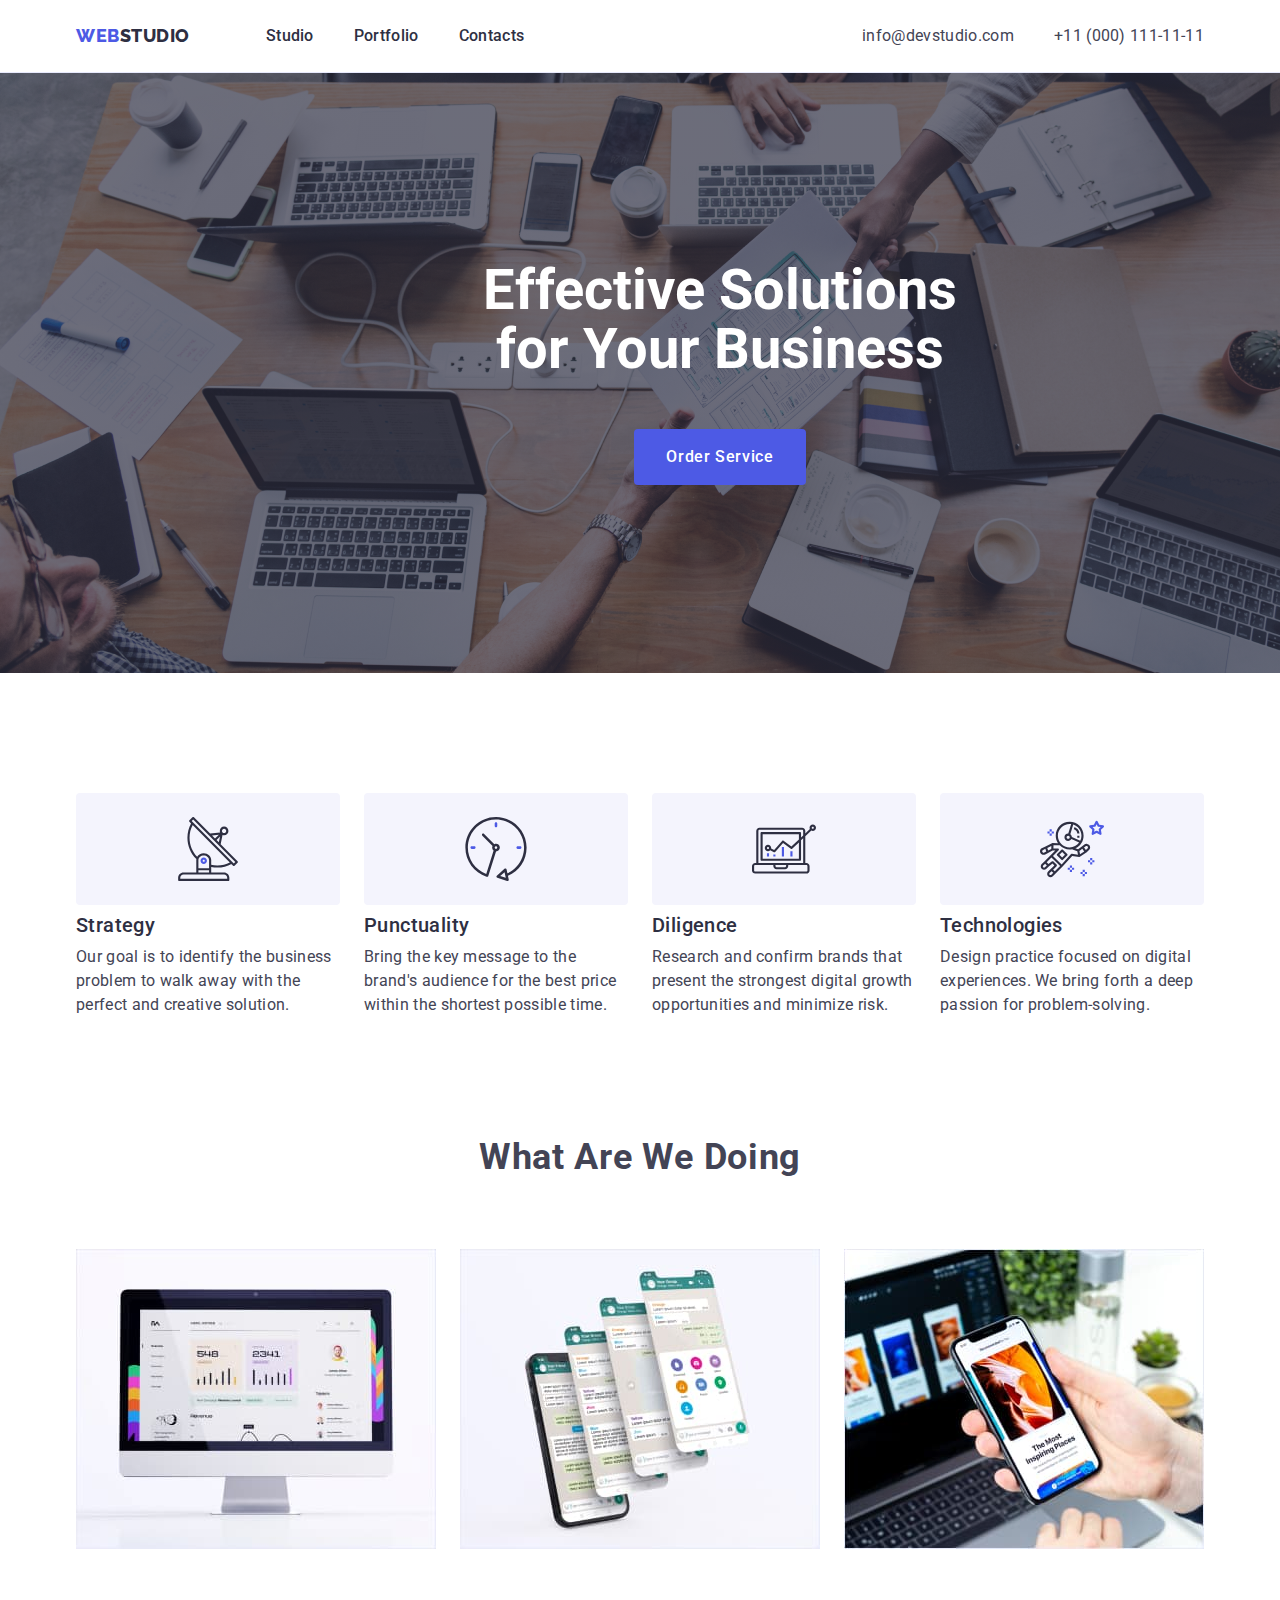
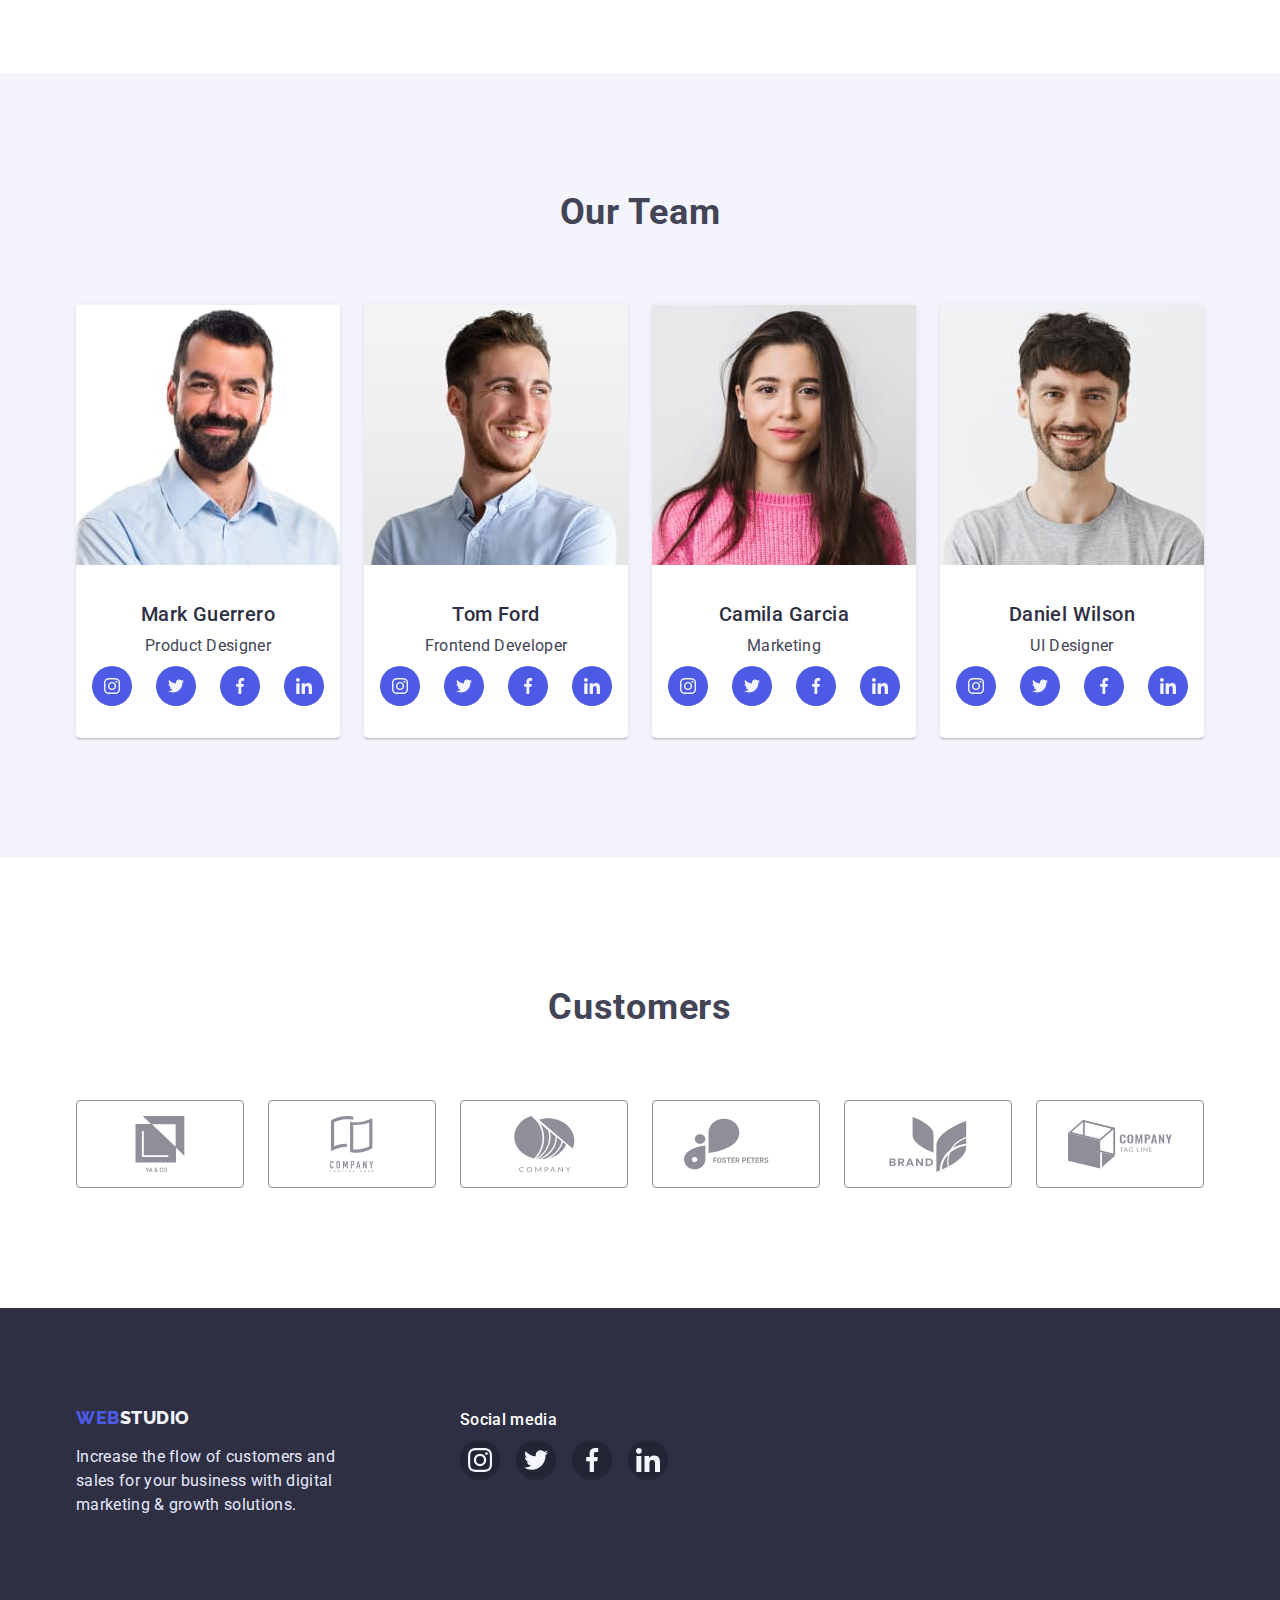
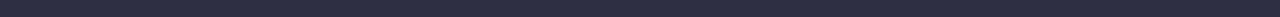
<file: index.html>
<!DOCTYPE html>
<html lang="en">
<head>
    <meta charset="UTF-8">
    <meta http-equiv="X-UA-Compatible" content="IE=edge">
    <meta name="viewport" content="width=device-width, initial-scale=1.0">
    <title>WebStudio</title>
    <link rel="preconnect" href="https://fonts.googleapis.com">
    <link rel="preconnect" href="https://fonts.gstatic.com" crossorigin>
    <link href="https://fonts.googleapis.com/css2?family=Raleway:wght@800&family=Roboto:wght@400;500;700;900&display=swap" rel="stylesheet">
    <link rel="stylesheet" href="./css/normalize.css">
    <link rel="stylesheet" href="./css/styles.css">
</head>
<body>
    <header class="header">
        <div class="container header-flex">
            <nav class="nav">
                <a class="link-logo link" href="./index.html"><span class="logo-span link">Web</span>Studio</a>
                <ul class="nav-list list">
                    <li class="nav-li"><a class="nav-link link" href="./index.html">Studio</a></li>
                    <li class="nav-li"><a class="nav-link link" href="./portfolio.html">Portfolio</a></li>
                    <li class="nav-li"><a class="nav-link link" href="">Contacts</a></li>
                </ul>
            </nav>
            <address class="adress">
                <ul class="adress-list list">
                    <li class="adress-li"><a class="adress-link link" href="mailto:info@devstudio.com">info@devstudio.com</a></li>
                    <li class="adress-li"><a class="adress-link link" href="tel:+110001111111">+11 (000) 111-11-11</a></li>
                </ul>
            </address>
        </div>
    </header>
    <main>
        <section class="hero">
            <div class="container hero-flex">
                <h1 class="hero-text">Effective Solutions for Your Business</h1>
                <button class="hero-button" type="button">Order Service</button>
            </div>
        </section>
        <section class="section">
            <div class="container solution">
                <h2 class="visually-hidden">Solutions</h2>
                <ul class="section-list list">
                    <li class="solution-li">
                        <div class="sol-svg">
                            <svg class="sol-icon" width="64" height="64">
                                <use href="./images/icons.svg#icon-antenna"></use>
                            </svg>
                        </div >
                        <h3 class="list-head">Strategy</h3>
                        <p class="list-text">Our goal is to identify the business problem to walk away with the perfect and creative solution. </p>
                    </li>
                    <li class="solution-li">
                       <div class="sol-svg">
                            <svg class="sol-icon" width="64" height="64">
                                <use href="./images/icons.svg#icon-clock"></use>
                            </svg>
                       </div >
                        <h3 class="list-head">Punctuality</h3>
                        <p class="list-text">Bring the key message to the brand's audience for the best price within the shortest possible time.</p>
                    </li>
                    <li class="solution-li">
                        <div class="sol-svg">
                            <svg class="sol-icon" width="64" height="64">
                                <use href="./images/icons.svg#icon-diagram"></use>
                            </svg>
                        </div >
                        <h3 class="list-head">Diligence</h3>
                        <p class="list-text">Research and confirm brands that present the strongest digital growth opportunities and minimize risk.</p>
                    </li>
                    <li class="solution-li">
                        <div class="sol-svg">
                            <svg class="sol-icon" width="64" height="64">
                                <use href="./images/icons.svg#icon-astronaut"></use>
                            </svg>
                        </div >
                        <h3 class="list-head">Technologies</h3>
                        <p class="list-text">Design practice focused on digital experiences. We bring forth a deep passion for problem-solving.</p>
                    </li>
                    </ul>
            </div>
        </section>
        <section class="section">
            <div class="container">
                <h2 class="section-img">What are we doing</h2>
                <ul class="list-img list">
                    <li class="img-li">
                        <img class="img" src="./images/img1.jpg" alt="Monitor" width="360">
                    </li>
                    <li class="img-li">
                        <img class="img" src="./images/img2.jpg" alt="Screens" width="360">
                    </li>
                    <li class="img-li">
                        <img class="img" src="./images/img3.jpg" alt="PC and Phone" width="360">
                    </li>
                </ul>
            </div>
        </section>
        <section class="sec-people">
            <div class="container">
                <h2 class="sec-head">Our Team</h2>
                <ul class="people-list list">
                    <li class="img-fon">
                        <img class="sec-img" src="./images/img-1.jpg" alt="Mark" width="264">
                        <div class="fon-text">
                            <h3 class="people-name">Mark Guerrero</h3>
                            <p class="sec-text">Product Designer</p>
                            <ul class="people-soc-list list">
                                <li class="people-soc-item">
                                    <a href="" class="people-soc-link link">
                                        <svg class="people-soc-icon" width="16" height="16">
                                            <use href="./images/icons.svg#icon-instagram"></use>
                                        </svg>
                                    </a>
                                </li>
                                <li class="people-soc-item">
                                    <a href="" class="people-soc-link link">
                                        <svg class="people-soc-icon" width="16" height="16">
                                            <use href="./images/icons.svg#icon-twitter"></use>
                                        </svg>
                                    </a>
                                </li>
                                <li class="people-soc-item">
                                    <a href="" class="people-soc-link link">
                                        <svg class="people-soc-icon" width="16" height="16">
                                            <use href="./images/icons.svg#icon-facebook"></use>
                                        </svg>
                                    </a>
                                </li>
                                <li class="people-soc-item">
                                    <a href="" class="people-soc-link link">
                                        <svg class="people-soc-icon" width="16" height="16">
                                            <use href="./images/icons.svg#icon-linkedin"></use>
                                        </svg>
                                    </a>
                                </li>
                            </ul>
                        </div >
                    </li>
                    <li class="img-fon">
                        <img class="sec-img" src="./images/img-2.jpg" alt="Tom" width="264">
                        <div class="fon-text">
                            <h3 class="people-name">Tom Ford</h3>
                            <p class="sec-text">Frontend Developer</p>
                            <ul class="people-soc-list list">
                                <li class="people-soc-item">
                                    <a href="" class="people-soc-link link">
                                        <svg class="people-soc-icon" width="16" height="16">
                                            <use href="./images/icons.svg#icon-instagram"></use>
                                        </svg>
                                    </a>
                                </li>
                                <li class="people-soc-item">
                                    <a href="" class="people-soc-link link">
                                        <svg class="people-soc-icon" width="16" height="16">
                                            <use href="./images/icons.svg#icon-twitter"></use>
                                        </svg>
                                    </a>
                                </li>
                                <li class="people-soc-item">
                                    <a href="" class="people-soc-link link">
                                        <svg class="people-soc-icon" width="16" height="16">
                                            <use href="./images/icons.svg#icon-facebook"></use>
                                        </svg>
                                    </a>
                                </li>
                                <li class="people-soc-item">
                                    <a href="" class="people-soc-link link">
                                        <svg class="people-soc-icon" width="16" height="16">
                                            <use href="./images/icons.svg#icon-linkedin"></use>
                                        </svg>
                                    </a>
                                </li>
                            </ul>
                        </div >
                    </li>
                    <li class="img-fon">
                        <img class="sec-img" src="./images/img-3.jpg" alt="Camila" width="264">
                        <div class="fon-text">
                            <h3 class="people-name">Camila Garcia</h3>
                            <p class="sec-text">Marketing</p>
                            <ul class="people-soc-list list">
                                <li class="people-soc-item">
                                    <a href="" class="people-soc-link link">
                                        <svg class="people-soc-icon" width="16" height="16">
                                            <use href="./images/icons.svg#icon-instagram"></use>
                                        </svg>
                                    </a>
                                </li>
                                <li class="people-soc-item">
                                    <a href="" class="people-soc-link link">
                                        <svg class="people-soc-icon" width="16" height="16">
                                            <use href="./images/icons.svg#icon-twitter"></use>
                                        </svg>
                                    </a>
                                </li>
                                <li class="people-soc-item">
                                    <a href="" class="people-soc-link link">
                                        <svg class="people-soc-icon" width="16" height="16">
                                            <use href="./images/icons.svg#icon-facebook"></use>
                                        </svg>
                                    </a>
                                </li>
                                <li class="people-soc-item">
                                    <a href="" class="people-soc-link link">
                                        <svg class="people-soc-icon" width="16" height="16">
                                            <use href="./images/icons.svg#icon-linkedin"></use>
                                        </svg>
                                    </a>
                                </li>
                            </ul>
                        </div >
                    </li>
                    <li class="img-fon">
                        <img class="sec-img" src="./images/img-4.jpg" alt="Daniel" width="264">
                        <div class="fon-text">
                            <h3 class="people-name">Daniel Wilson</h3>
                            <p class="sec-text">UI Designer</p>
                            <ul class="people-soc-list list">
                                <li class="people-soc-item">
                                    <a href="" class="people-soc-link link">
                                        <svg class="people-soc-icon" width="16" height="16">
                                            <use href="./images/icons.svg#icon-instagram"></use>
                                        </svg>
                                    </a>
                                </li>
                                <li class="people-soc-item">
                                    <a href="" class="people-soc-link link">
                                        <svg class="people-soc-icon" width="16" height="16">
                                            <use href="./images/icons.svg#icon-twitter"></use>
                                        </svg>
                                    </a>
                                </li>
                                <li class="people-soc-item">
                                    <a href="" class="people-soc-link link">
                                        <svg class="people-soc-icon" width="16" height="16">
                                            <use href="./images/icons.svg#icon-facebook"></use>
                                        </svg>
                                    </a>
                                </li>
                                <li class="people-soc-item">
                                    <a href="" class="people-soc-link link">
                                        <svg class="people-soc-icon" width="16" height="16">
                                            <use href="./images/icons.svg#icon-linkedin"></use>
                                        </svg>
                                    </a>
                                </li>
                            </ul>
                        </div >
                    </li>
                </ul>
            </div>
        </section>
        <section class="customers">
            <div class="container">
                <h2 class="cust-head">Customers</h2>
                <ul class="cust-list list">
                    <li class="cust-item">
                        <a href="" class="cust-link link">
                            <svg class="cust-icon" width="104" height="56">
                                <use href="./images/icons.svg#icon-cust1"></use>
                            </svg>
                        </a>
                    </li>
                    <li class="cust-item">
                        <a href="" class="cust-link link">
                            <svg class="cust-icon" width="104" height="56">
                                <use href="./images/icons.svg#icon-cust2"></use>
                            </svg>
                        </a>
                    </li>
                    <li class="cust-item">
                        <a href="" class="cust-link link">
                            <svg class="cust-icon" width="104" height="56">
                                <use href="./images/icons.svg#icon-cust3"></use>
                            </svg>
                        </a>
                    </li>
                    <li class="cust-item">
                        <a href="" class="cust-link link">
                            <svg class="cust-icon" width="104" height="56">
                                <use href="./images/icons.svg#icon-cust4"></use>
                            </svg>
                        </a>
                    </li>
                    <li class="cust-item">
                        <a href="" class="cust-link link">
                            <svg class="cust-icon" width="104" height="56">
                                <use href="./images/icons.svg#icon-cust5"></use>
                            </svg>
                        </a>
                    </li>
                    <li class="cust-item">
                        <a href="" class="cust-link link">
                            <svg class="cust-icon" width="104" height="56">
                                <use href="./images/icons.svg#icon-cust6"></use>
                            </svg>
                        </a>
                    </li>
                </ul>
            </div>
        </section>
    </main>
    <footer class="footer">
        <div class="container foot">
            <div class="foot-first">
                <a class="footer-logo link" href="./index.html"><span class="footer-span link">Web</span>Studio</a>
                <p class="footer-text">Increase the flow of customers and sales for your business with digital marketing & growth solutions.</p>
            </div>
            <div>
                <p class="foot-soc">Social media</p>
                <ul class="footer-list list">
                    <li class="footer-item">
                        <a href="" class="footer-linl link">
                            <svg class="footer-icon" width="24" height="24">
                                <use href="./images/icons.svg#icon-instagram"></use>
                            </svg>
                        </a>
                    </li>
                    <li class="footer-item">
                        <a href="" class="footer-linl link">
                            <svg class="footer-icon" width="24" height="24">
                                <use href="./images/icons.svg#icon-twitter"></use>
                            </svg>
                        </a>
                    </li>
                    <li class="footer-item">
                        <a href="" class="footer-linl link">
                            <svg class="footer-icon" width="24" height="24">
                                <use href="./images/icons.svg#icon-facebook"></use>
                            </svg>
                        </a>
                    </li>
                    <li class="footer-item">
                        <a href="" class="footer-linl link">
                            <svg class="footer-icon" width="24" height="24">
                                <use href="./images/icons.svg#icon-linkedin"></use>
                            </svg>
                        </a>
                    </li>
                </ul>
            </div>
        </div>
    </footer>
</body>
</html>
</file>
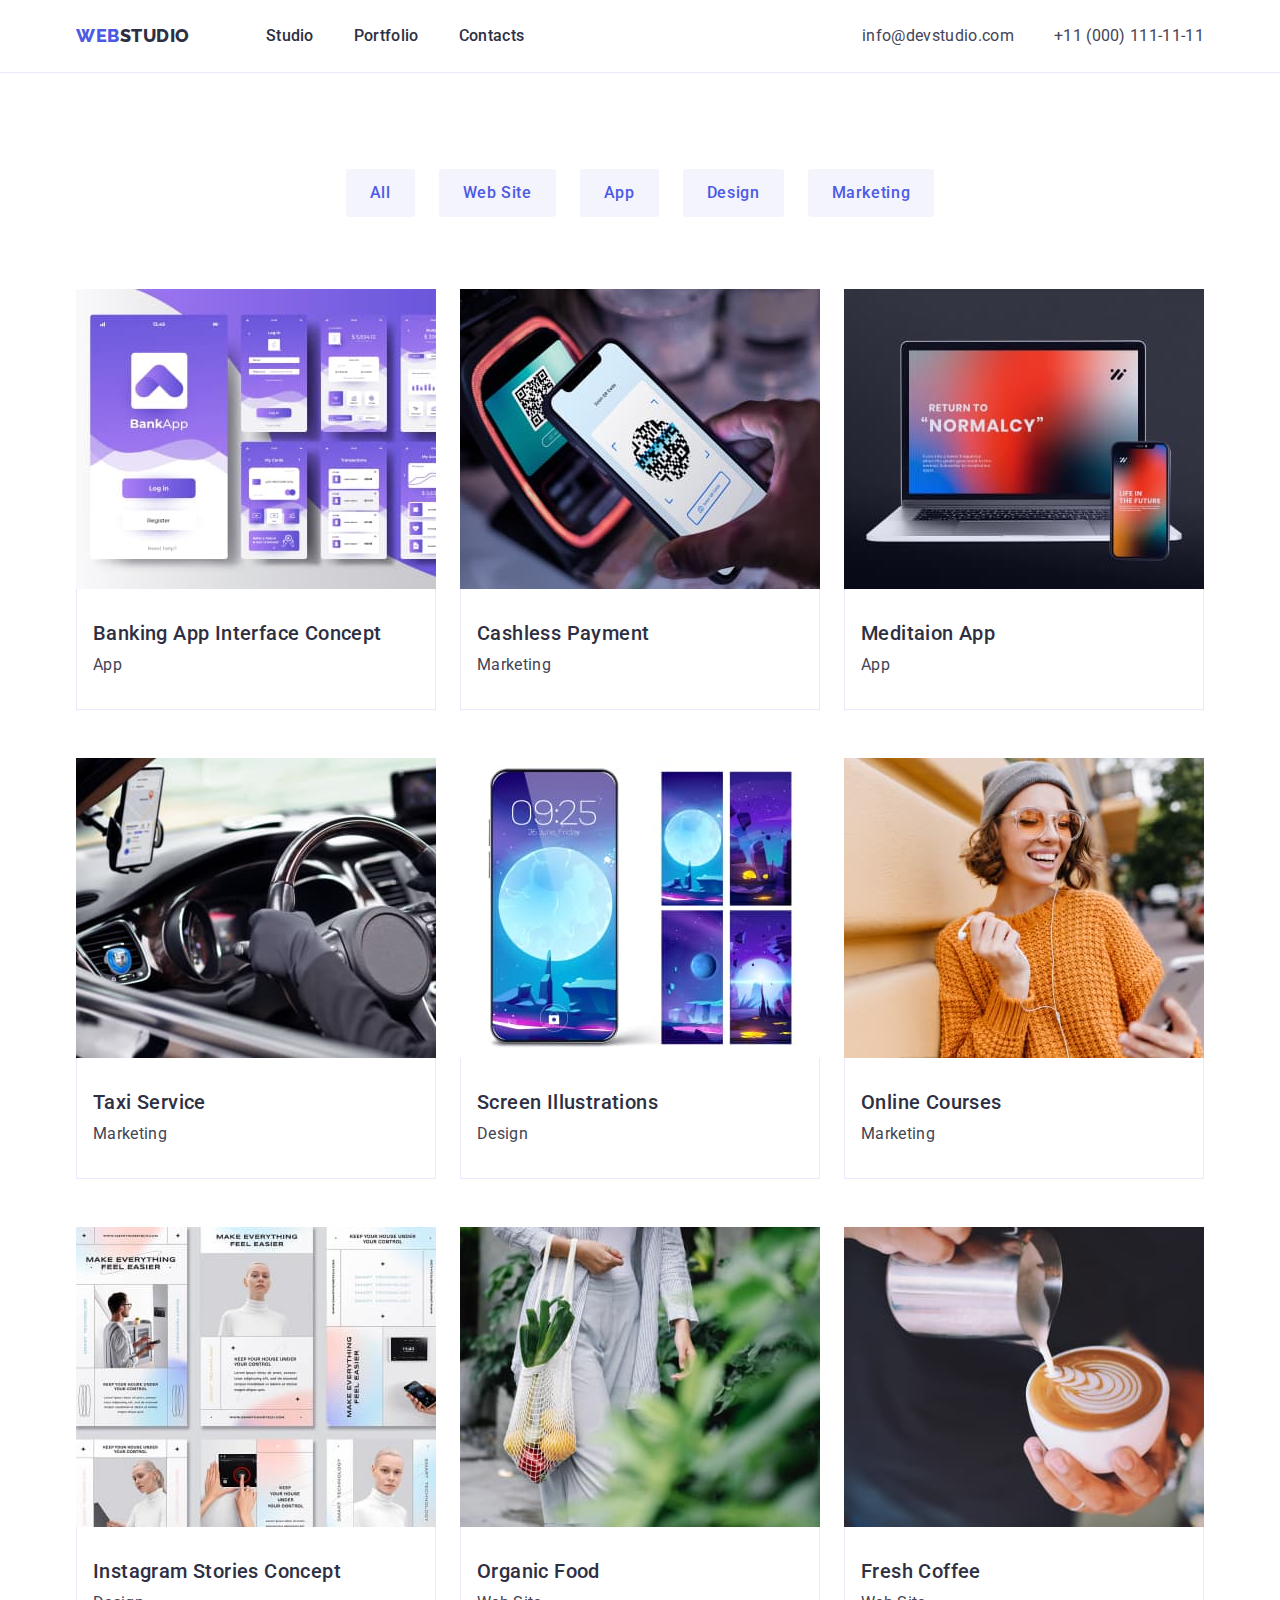
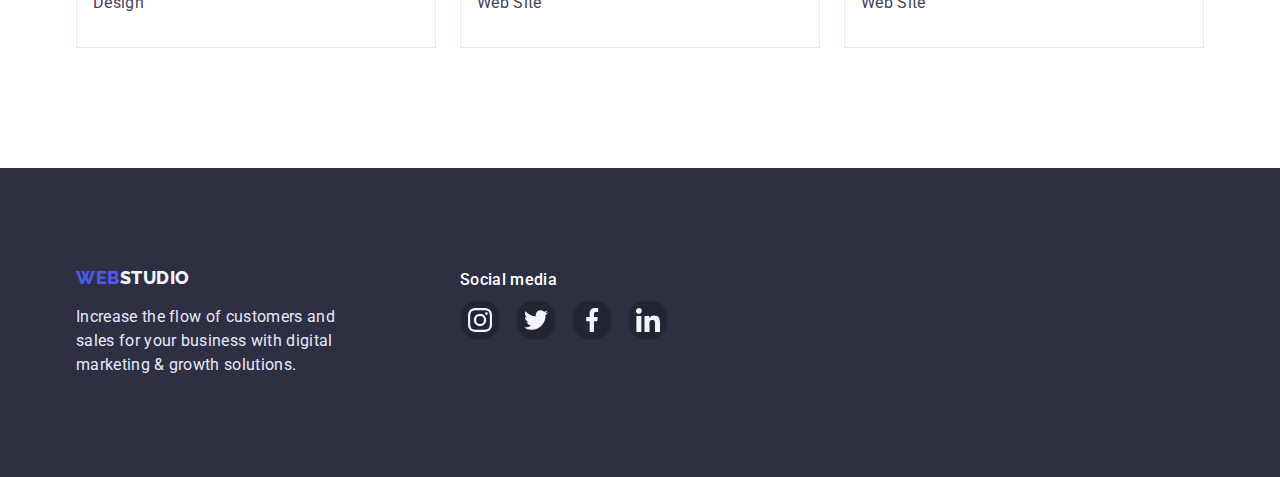
<file: portfolio.html>
<!DOCTYPE html>
<html lang="en">
<head>
    <meta charset="UTF-8">
    <meta http-equiv="X-UA-Compatible" content="IE=edge">
    <meta name="viewport" content="width=device-width, initial-scale=1.0">
    <title>Portfolio</title>
    <link rel="preconnect" href="https://fonts.googleapis.com">
    <link rel="preconnect" href="https://fonts.gstatic.com" crossorigin>
    <link href="https://fonts.googleapis.com/css2?family=Raleway:wght@800&family=Roboto:wght@400;500;700;900&display=swap" rel="stylesheet">
    <link rel="stylesheet" href="./css/normalize.css">
    <link rel="stylesheet" href="./css/styles.css">
</head>
<body>
    <header class="header">
        <div class="container header-flex">
            <nav class="nav">
                <a class="link-logo link" href="./index.html"><span class="logo-span link">Web</span>Studio</a>
                <ul class="nav-list list">
                    <li class="nav-li"><a class="nav-link link" href="./index.html">Studio</a></li>
                    <li class="nav-li"><a class="nav-link link" href="./portfolio.html">Portfolio</a></li>
                    <li class="nav-li"><a class="nav-link link" href="">Contacts</a></li>
                </ul>
            </nav>
            <address class="adress">
                <ul class="adress-list list">
                    <li class="adress-li"><a class="adress-link link" href="mailto:info@devstudio.com">info@devstudio.com</a></li>
                    <li class="adress-li"><a class="adress-link link" href="tel:+110001111111">+11 (000) 111-11-11</a></li>
                </ul>
            </address>    
        </div>
    </header>
   <main>
    <section>
            <div class="container">
                <h1 class="filters visually-hidden">Filters</h1>
                <ul class="buttons list">
                    <li class="button-port"><button class="button" type="button">All</button></li>
                    <li class="button-port"><button class="button" type="button">Web Site</button></li>
                    <li class="button-port"><button class="button" type="button">App</button></li>
                    <li class="button-port"><button class="button" type="button">Design</button></li>
                    <li class="button-port"><button class="button" type="button">Marketing</button></li>
                </ul>
            <h2 class="visually-hidden">List</h2>
                <ul class="photo-list list">
                        <li class="photo">
                            <img class="image" src="./images/por1.jpg" alt="photo1" width="360">
                            <div class="info">
                                <h3 class="list-head">Banking App Interface Concept</h3>
                                <p class="list-text">App</p>
                            </div >
                        </li>
                        <li class="photo">
                            <img class="image" src="./images/por2.jpg" alt="photo2" width="360">
                            <div class="info">
                                <h3 class="list-head">Cashless Payment</h3>
                                <p class="list-text">Marketing</p>
                            </div >
                        </li>
                        <li class="photo">
                            <img class="image" src="./images/por3.jpg" alt="photo3" width="360">
                            <div class="info">
                                <h3 class="list-head">Meditaion App</h3>
                                <p class="list-text">App</p>
                            </div >
                        </li>
                        <li class="photo">
                            <img class="image" src="./images/por4.jpg" alt="photo4" width="360">
                            <div class="info">
                                <h3 class="list-head">Taxi Service</h3>
                                <p class="list-text">Marketing</p>
                            </div >
                        </li>
                        <li class="photo">
                            <img class="image" src="./images/por5.jpg" alt="photo5" width="360">
                            <div class="info">
                                <h3 class="list-head">Screen Illustrations</h3>
                                <p class="list-text">Design</p>
                            </div >
                        </li>
                        <li class="photo">
                            <img class="image" src="./images/por6.jpg" alt="photo6" width="360">
                            <div class="info">
                                <h3 class="list-head">Online Courses</h3>
                                <p class="list-text">Marketing</p>
                            </div >
                        </li>
                        <li class="photo">
                            <img class="image" src="./images/por7.jpg" alt="photo7" width="360">
                            <div class="info">
                                <h3 class="list-head">Instagram Stories Concept</h3>
                                <p class="list-text">Design</p>
                            </div >
                        </li>
                        <li class="photo">
                            <img class="image" src="./images/por8.jpg" alt="photo8" width="360">
                            <div class="info">
                                <h3 class="list-head">Organic Food</h3>
                                <p class="list-text">Web Site</p>
                            </div >
                        </li>
                        <li class="photo">
                            <img class="image" src="./images/por9.jpg" alt="photo9" width="360">
                            <div class="info">
                                <h3 class="list-head">Fresh Coffee</h3>
                                <p class="list-text">Web Site</p>
                            </div >
                        </li>
                </ul>
            </div >
    </section>
   </main>
   <footer class="footer">
    <div class="container foot">
        <div class="foot-first">
            <a class="footer-logo link" href="./index.html"><span class="footer-span link">Web</span>Studio</a>
            <p class="footer-text">Increase the flow of customers and sales for your business with digital marketing & growth solutions.</p>
        </div>
        <div>
            <p class="foot-soc">Social media</p>
            <ul class="footer-list list">
                <li class="footer-item">
                    <a href="" class="footer-linl link">
                        <svg class="footer-icon" width="24" height="24">
                            <use href="./images/icons.svg#icon-instagram"></use>
                        </svg>
                    </a>
                </li>
                <li class="footer-item">
                    <a href="" class="footer-linl link">
                        <svg class="footer-icon" width="24" height="24">
                            <use href="./images/icons.svg#icon-twitter"></use>
                        </svg>
                    </a>
                </li>
                <li class="footer-item">
                    <a href="" class="footer-linl link">
                        <svg class="footer-icon" width="24" height="24">
                            <use href="./images/icons.svg#icon-facebook"></use>
                        </svg>
                    </a>
                </li>
                <li class="footer-item">
                    <a href="" class="footer-linl link">
                        <svg class="footer-icon" width="24" height="24">
                            <use href="./images/icons.svg#icon-linkedin"></use>
                        </svg>
                    </a>
                </li>
            </ul>
        </div>
    </div>
</footer>
</body>
</html>
</file>
<file: css/styles.css>
/* WebStudio + Portfolio */

*,
*::before,
*::after {
  box-sizing: border-box;
}

:root{
    --l-gra: linear-gradient(rgba(46, 47, 66, 0.7), rgba(46, 47, 66, 0.7));
}

p,
h1,
h2,
h3,
h4,
h5,
h6{
    margin: 0;
}

ul{
    margin: 0;
    padding-left: 0;
}

body{
    font-family: 'Roboto', sans-serif;
   color: #434455;
   margin: 0;
}
.container{
    width: 1158px;
    padding-left: 15px;
    padding-right: 15px;
    margin: 0 auto;
}

.link{
    text-decoration: none;
}

.list{
    list-style: none;
}

.visually-hidden {
    position: absolute;
    width: 1px;
    height: 1px;
    margin: -1px;
    border: 0;
    padding: 0;
    white-space: nowrap;
    clip-path: inset(100%);
    clip: rect(0 0 0 0);
    overflow: hidden;
}

/* Navigation */

.header{
    padding-top: 24px;
    padding-bottom: 24px;
    border-bottom: 1px solid #E7E9FC;
}

.header-flex{
    display: flex;
}

.nav {
    display: flex;
}

.nav-list{
    display: flex;
}

.nav-link{
    font-weight: 500;
    font-size: 16px;
    line-height: 1.5;
    color: #2E2F42;
    letter-spacing: 0.02em;
}

.nav-li{
    margin-right: 40px;
}

.nav-li:last-child{
    margin: 0;
}

.nav-link:hover,
.nav-link:focus{
    color: #404bbf;
}

/* Logo */

.logo-span{
    font-family: 'raleway', sans-serif;
    color: #4D5AE5;
    font-weight: 800;
    font-size: 18px;
    line-height: 1.33;
    letter-spacing: 0.03em;
    text-transform: uppercase;

}

.link-logo{
    font-family: 'raleway', sans-serif;
    color: #2E2F42;
    font-weight: 800;
    font-size: 18px;
    line-height: 1.33;
    letter-spacing: 0.03em;
    text-transform: uppercase;
    margin-right: 76px;

}

/* Adress */
.adress{
    margin-left: auto;
}

.adress-list{
    display: inline-flex;
}

.adress-link{
    color: #434455;
    font-style: normal;
    font-weight: 400;
    font-size: 16px;
    line-height: 1.5;
    letter-spacing: 0.02em;

}

.adress-li{
    margin-right: 40px;
}
.adress-li:last-child{
    margin: 0;
}

.adress-link:hover,
.adress-link:focus{
    color: #404bbf;
}

/* Hero */

.hero{
    background-color: #2E2F42;
    background-image: var(--l-gra), url(../images/people-office\ 1.jpg);
    background-repeat: no-repeat;
    background-position: center;
    background-size: cover;
    padding-top: 188px;
    padding-bottom: 188px;
    display: flex;
    width: 1440px;
    margin-left: auto;
    margin-right: auto;
}

.hero-flex{
    display: flex;
    flex-direction: column;
    align-items: center;
}

.hero-text{
    color: #FFFFFF;
    font-weight: 700;
    font-size: 56px;
    line-height: 1.06;
    width: 496px;
    height: 120px;
    margin-bottom: 48px;
    text-align: center;
}

.hero-button{
    background-color: #4D5AE5;
    color: #FFFFFF;
    cursor: pointer;
    font-weight: 500;
    font-size: 16px;
    line-height: 1.5;
    letter-spacing: 0.04em;
    box-shadow: 0px 4px 4px (0, 0, 0, 0.15);
    border: none;
    border-radius: 4px;
    padding: 16px 32px;
    
}

.hero-button:hover,
.hero-button:focus{
    background: #404BBF;
}

/* 1 Section,
portfolio section */

.solution{
    margin-top: 120px;
    margin-bottom: 120px;
}

.sol-svg{
    width: 264px;
    height: 112px;
    background-color: #F4F4FD;
    border-radius: 4px;
    display: flex;
    align-items: center;
    justify-content: center;
    margin-bottom: 8px;
}

.section-list{
    display: flex;
}

.list-head{
    font-weight: 500;
    font-size: 20px;
    line-height: 1.2;
    color: #2E2F42;
    letter-spacing: 0.02em;
    margin-bottom: 8px;
}

.list-text{
    font-size: 16px;
    line-height: 1.5;
    color: #434455;
    letter-spacing: 0.02em;
}

.solution-li{
    width: 264px;
    margin-right: 24px;
}

.solution-li:last-child{
    margin: 0;
}

/* 2-nd Section */

.section-img{
    font-weight: 700;
    font-size: 36px;
    line-height: 40px;
    letter-spacing: 0.02em;
    text-transform: capitalize; 
    text-align: center;
}

.list-img{
    margin-top: 72px;
    margin-bottom: 120px;
    display: flex;
}

.img-li{
    margin-right: 24px;
}
.img-li:last-child{
    margin: 0;
}

/* 3-rd section */

.sec-people{
    background-color: #F4F4FD;
}

.people-list{
    display: flex;
    padding-bottom: 120px;

}

.img-fon{
    background-color: #FFFFFF;
    margin-right: 24px;
    box-shadow: 0px 1px 6px rgba(46, 47, 66, 0.08), 0px 1px 1px rgba(46, 47, 66, 0.16), 0px 2px 1px rgba(46, 47, 66, 0.08);
    border-radius: 0px 0px 4px 4px;
}

.img-fon:last-child{
    margin: 0;
}

.sec-head{
    font-weight: 700;
    font-size: 36px;
    line-height: 1.11;
    letter-spacing: 0.02em;
    text-transform: capitalize;
    text-align: center;
    padding-top: 120px;
    margin-bottom: 72px;
}

.fon-text{
    padding-top: 32px;
    padding-bottom: 32px;
}

.people-name{
    font-weight: 500;
    font-size: 20px;
    line-height: 1.2;
    letter-spacing: 0.02em;
    color: #2E2F42;
    text-align: center;
    margin-bottom: 8px;
}
.sec-text{
    font-size: 16px;
    line-height: 1.5;
    letter-spacing: 0.02em;
    color: #434455;
    text-align: center;
    margin-bottom: 8px;
}

.people-soc-list{
    display: flex;
    justify-content: center;
    gap: 24px;
}

.people-soc-item{
    width: 40px;
    height: 40px;
}

.people-soc-link{
    width: 100%;
    height: 100%;
    border-radius: 50%;
    display: flex;
    justify-content: center;
    align-items: center;
    fill: #f4f4fd;
    background-color: #4D5AE5;
}

.people-soc-link:is(:hover, :focus){
    background-color: #404BBF;
}

/* section 4 */

.cust-head{
    font-weight: 700;
    font-size: 36px;
    line-height: 1.11;
    letter-spacing: 0.02em;
    text-transform: capitalize;
    text-align: center;
    padding-top: 130px;
    margin-bottom: 72px;
}

.cust-list{
    display: flex;
    gap: 24px;
    padding-bottom: 120px;
}

.cust-item{
    width: 168px;
    height: 88px;
}

.cust-link{
    width: 100%;
    height: 100%;
    border: 1px solid #8E8F99;
    border-radius: 4px;
    display: flex;
    align-items: center;
    justify-content: center;
}

.cust-icon{
    fill: #8e8f99 ;
}

.cust-link:hover,
.cust-link:focus{
    border-color: #404BBF;
}

.cust-link:is(:hover, :focus) .cust-icon{
    fill: #404BBF;
}

/* Footer */

.footer{
    background-color: #2E2F42;
    padding-bottom: 100px;
    padding-top: 100px;
    display: flex;
}

.footer-logo{
    font-family: 'Raleway', sans-serif;
    font-weight: 800;
    font-size: 18px;
    line-height: 1.16;
    letter-spacing: 0.03em;
    text-transform: uppercase;
    color: #F4F4FD;
}

.footer-span{
    font-family: 'Raleway', sans-serif;
    font-weight: 800;
    font-size: 18px;
    line-height: 1.16;
    letter-spacing: 0.03em;
    text-transform: uppercase;
    color: #4D5AE5;
}

.footer-text{
    font-size: 16px;
    line-height: 1.5;
    letter-spacing: 0.02em;
    color: #E7E9FC;
    width: 264px;
    height: 72px;
    margin-top: 16px;
}

.foot-soc{
    font-weight: 500;
    font-size: 16px;
    line-height: 1.5;
    color: #FFFFFF;
    letter-spacing: 0.02em;
    margin-bottom: 8px;
}

.footer-list{
    display: flex;
    justify-content: left;
    gap: 16px;
}

.footer-item{
    width: 40px;
    height: 40px;
    background: rgba(0, 0, 0, 0.2);
    border-radius: 50%;
    display: flex;
    justify-content: center;
    align-items: center;
}
.footer-item:hover,
.footer-item:focus{
    background-color: #31D0AA;
}

.footer-link:hover,
.footer-link:focus{
    background-color: #31D0AA;
}

.footer-link{
    width: 100%;
    height: 100%;
}

.footer-icon{
    display: flex;
    justify-content: center;
    align-items: center;
    fill:#F4F4FD;
}

.foot{
    display: flex;
}
.foot-first{
    margin-right: 120px;
}

/* Portfolio */

.buttons{
    margin-top: 96px;
    margin-bottom: 72px;
    display: flex;
    justify-content: center;
}

.button{
    font-weight: 500;
    font-size: 16px;
    line-height: 1.5;
    letter-spacing: 0.04em;
    color: #4D5AE5;
    background: #F4F4FD;
    cursor: pointer;
    padding:12px 24px;
    border: #E7E9FC;
    border-radius: 4%;
    text-align: center;
}

.button-port{
    margin-right: 24px;
}

.button-port:last-child{
    margin: 0;
}

.button:hover,
.button:focus{
    color: #FFFFFF;
    background: #404BBF;
    box-shadow: 0px 3px 1px rgba(0, 0, 0, 0.1), 0px 2px 1px rgba(0, 0, 0, 0.08), 0px 2px 2px rgba(0, 0, 0, 0.12);
}

/* Photo List */

.photo-list{
    display: flex;
    flex-wrap: wrap;
    margin-bottom: 120px;
}

.photo{
    margin-right: 24px;
    margin-bottom: 48px;
    cursor: pointer;
}

.photo:is(:hover, :focus){
    box-shadow: 0px 1px 6px rgba(46, 47, 66, 0.08), 0px 1px 1px rgba(46, 47, 66, 0.16), 0px 2px 1px rgba(46, 47, 66, 0.08);
}

.photo:nth-child(3n){
    margin-right: 0;
}

.photo:nth-child(n+7){
    margin-bottom: 0;
}

.image{
    display: block;
}

.info{
    border-right: 1px solid #E7E9FC;
    border-bottom: 1px solid #E7E9FC;
    border-left: 1px solid #E7E9FC;
    padding-top: 32px;
    padding-bottom: 32px;
    padding-left: 16px;
}
</file>
